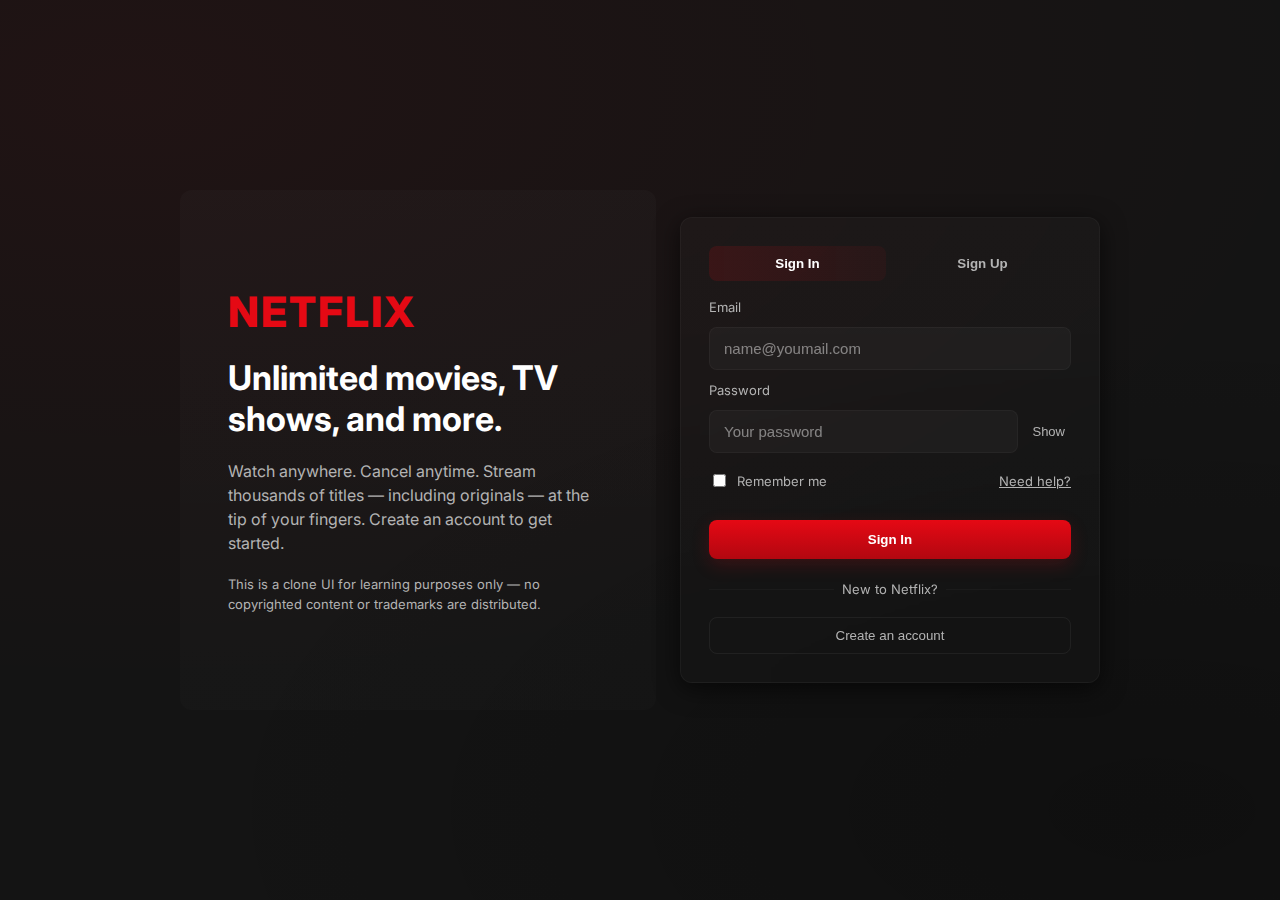
<file: signup.html>
<!doctype html>
<html lang="en">
<head>
  <meta charset="utf-8" />
  <meta name="viewport" content="width=device-width, initial-scale=1" />
  <title>Netflix Clone — Sign In / Sign Up</title>
  <link rel="preconnect" href="https://fonts.googleapis.com">
  <link href="https://fonts.googleapis.com/css2?family=Inter:wght@300;400;600;700&display=swap" rel="stylesheet">
  <style>
    :root{
      --bg:#141414;            /* Netflix dark background */
      --card:#1f1f1f;          /* slightly lighter card */
      --muted:#b3b3b3;
      --accent:#e50914;        /* Netflix red */
      --glass: rgba(255,255,255,0.03);
      --radius:12px;
      font-family: 'Inter', system-ui, -apple-system, 'Segoe UI', Roboto, 'Helvetica Neue', Arial;
    }
    *{box-sizing:border-box}
    html,body{height:100%;}
    body{
      margin:0;
      background: radial-gradient(1200px 600px at 10% 10%, rgba(229,9,20,0.06), transparent),
                  radial-gradient(1000px 500px at 90% 90%, rgba(0,0,0,0.25), transparent),
                  var(--bg);
      color:#fff;
      -webkit-font-smoothing:antialiased;
      -moz-osx-font-smoothing:grayscale;
      display:flex;
      align-items:center;
      justify-content:center;
      padding:32px;
    }

    /* Container */
    .auth-wrap{
      width:100%;
      max-width:920px;
      display:grid;
      grid-template-columns: 1fr 420px;
      gap:24px;
      align-items:center;
    }

    /* Left decorative panel */
    .hero{
      padding:48px;
      background: linear-gradient(180deg, rgba(255,255,255,0.02), rgba(255,255,255,0.01));
      border-radius:var(--radius);
      min-height:520px;
      display:flex;
      flex-direction:column;
      justify-content:center;
      gap:20px;
    }
    .logo{font-weight:800; font-size:42px; letter-spacing:2px; color:var(--accent)}
    .hero h1{margin:0;font-size:34px}
    .hero p{margin:0;color:var(--muted);line-height:1.5}

    /* Right card */
    .card{
      padding:28px;
      background: linear-gradient(180deg, rgba(255,255,255,0.02), rgba(255,255,255,0.01));
      border-radius:12px;
      backdrop-filter: blur(8px);
      box-shadow: 0 6px 24px rgba(0,0,0,0.6) ;
      border: 1px solid rgba(255,255,255,0.04);
    }

    .toggle{
      display:flex;
      gap:8px;
      background:transparent;
      margin-bottom:18px;
    }
    .toggle button{
      flex:1;
      padding:10px 12px;
      border-radius:8px;
      border:none;
      font-weight:600;
      cursor:pointer;
      background:transparent;
      color:var(--muted);
    }
    .toggle button.active{color:#fff; background: linear-gradient(90deg, rgba(229,9,20,0.14), rgba(229,9,20,0.06));}

    form{display:flex;flex-direction:column;gap:12px}
    label{font-size:13px;color:var(--muted)}
    input[type=text], input[type=email], input[type=password]{
      width:100%;
      padding:12px 14px;
      background:var(--glass);
      border:1px solid rgba(255,255,255,0.04);
      border-radius:8px;
      color:#fff;
      outline:none;
      font-size:15px;
    }
    input::placeholder{color: rgba(255,255,255,0.45)}

    .row{display:flex;gap:12px}
    .small{flex:1}

    .accent-btn{
      margin-top:6px;
      background: linear-gradient(180deg,var(--accent), #b20710);
      border:none;
      color:#fff;
      padding:12px 14px;
      border-radius:8px;
      font-weight:700;
      cursor:pointer;
      box-shadow: 0 6px 18px rgba(229,9,20,0.18);
    }

    .ghost{
      background:transparent;
      border:1px solid rgba(255,255,255,0.06);
      padding:10px 12px;
      border-radius:8px;
      color:var(--muted);
      cursor:pointer;
    }

    .help{font-size:13px;color:var(--muted)}
    .muted{color:var(--muted);font-size:13px}

    .actions{display:flex;justify-content:space-between;align-items:center;margin-top:6px}

    .error{color:#ff7b7b;font-size:13px}

    .password-toggle{background:transparent;border:none;color:var(--muted);cursor:pointer;font-size:13px}

    /* small screens */
    @media (max-width:880px){
      .auth-wrap{grid-template-columns:1fr;padding:0}
      .hero{order:2}
    }

    @media (max-width:420px){
      .hero{padding:28px}
      .card{padding:20px}
    }
  </style>
</head>
<body>
  <div class="auth-wrap">
    <div class="hero">
      <div class="logo">NETFLIX</div>
      <h1>Unlimited movies, TV shows, and more.</h1>
      <p>Watch anywhere. Cancel anytime. Stream thousands of titles — including originals — at the tip of your fingers. Create an account to get started.</p>
      <p class="muted">This is a clone UI for learning purposes only — no copyrighted content or trademarks are distributed.</p>
    </div>

    <div class="card" role="region" aria-label="Authentication card">
      <div class="toggle" role="tablist">
        <button id="btn-login" class="active" role="tab" aria-selected="true">Sign In</button>
        <button id="btn-signup" role="tab" aria-selected="false">Sign Up</button>
      </div>

      <!-- Sign In Form -->
      <form id="login-form" novalidate>
        <label for="login-email">Email</label>
        <input id="login-email" type="email" placeholder="name@youmail.com" required />

        <label for="login-password">Password</label>
        <div style="display:flex;gap:8px;align-items:center">
          <input id="login-password" type="password" placeholder="Your password" required />
          <button type="button" class="password-toggle" data-target="login-password">Show</button>
        </div>

        <div class="actions">
          <label style="display:flex;gap:8px;align-items:center"><input type="checkbox" id="remember" /> <span class="muted">Remember me</span></label>
          <a href="#" class="muted">Need help?</a>
        </div>

        <div id="login-error" class="error" aria-live="polite"></div>
        <button class="accent-btn" type="submit">Sign In</button>

        <div style="display:flex;gap:8px;align-items:center;margin-top:10px">
          <div style="flex:1;height:1px;background:rgba(255,255,255,0.03)"></div>
          <div class="muted">New to Netflix?</div>
          <div style="flex:1;height:1px;background:rgba(255,255,255,0.03)"></div>
        </div>

        <button id="goto-signup" type="button" class="ghost" style="width:100%;margin-top:8px">Create an account</button>
      </form>

      <!-- Sign Up Form -->
      <form id="signup-form" style="display:none" novalidate>
        <label for="signup-name">Full name</label>
        <input id="signup-name" type="text" placeholder="Your full name" required />

        <label for="signup-email">Email</label>
        <input id="signup-email" type="email" placeholder="name@youmail.com" required />

        <label for="signup-password">Password</label>
        <div style="display:flex;gap:8px;align-items:center">
          <input id="signup-password" type="password" placeholder="Create a password (min 6 chars)" required />
          <button type="button" class="password-toggle" data-target="signup-password">Show</button>
        </div>

        <div class="muted" style="font-size:13px">Passwords must be at least 6 characters.</div>
        <label style="display:flex;gap:8px;align-items:center;margin-top:8px"><input id="agree" type="checkbox" required /> <span class="muted">I agree to the Terms of Service.</span></label>

        <div id="signup-error" class="error" aria-live="polite"></div>
        <button class="accent-btn" type="submit">Create Account</button>

        <div class="muted" style="margin-top:8px">Already have an account? <button id="goto-login" type="button" class="ghost">Sign In</button></div>
      </form>

    </div>
  </div>

  <script>
    // Element refs
    const btnLogin = document.getElementById('btn-login');
    const btnSignup = document.getElementById('btn-signup');
    const loginForm = document.getElementById('login-form');
    const signupForm = document.getElementById('signup-form');
    const gotoSignup = document.getElementById('goto-signup');
    const gotoLogin = document.getElementById('goto-login');

    // Toggle logic
    function showLogin(){
      btnLogin.classList.add('active'); btnLogin.setAttribute('aria-selected','true');
      btnSignup.classList.remove('active'); btnSignup.setAttribute('aria-selected','false');
      loginForm.style.display = '';
      signupForm.style.display = 'none';
    }
    function showSignup(){
      btnSignup.classList.add('active'); btnSignup.setAttribute('aria-selected','true');
      btnLogin.classList.remove('active'); btnLogin.setAttribute('aria-selected','false');
      signupForm.style.display = '';
      loginForm.style.display = 'none';
    }
    btnLogin.addEventListener('click', showLogin);
    btnSignup.addEventListener('click', showSignup);
    gotoSignup.addEventListener('click', showSignup);
    gotoLogin.addEventListener('click', showLogin);

    // Password show/hide
    document.querySelectorAll('.password-toggle').forEach(btn=>{
      btn.addEventListener('click', ()=>{
        const target = document.getElementById(btn.dataset.target);
        if(!target) return;
        if(target.type === 'password'){
          target.type = 'text'; btn.textContent = 'Hide';
        } else { target.type = 'password'; btn.textContent = 'Show'; }
      });
    });

    // Simple client-side 'auth' simulation (for demo only)
    const fakeDB = { users: [] };

    function validateEmail(v){
      return /^[^\s@]+@[^\s@]+\.[^\s@]+$/.test(v);
    }

    loginForm.addEventListener('submit', (e)=>{
      e.preventDefault();
      const email = document.getElementById('login-email').value.trim();
      const password = document.getElementById('login-password').value;
      const err = document.getElementById('login-error'); err.textContent = '';
      if(!validateEmail(email)){ err.textContent = 'Please enter a valid email.'; return; }
      if(password.length < 6){ err.textContent = 'Password must be at least 6 characters.'; return; }
      const found = fakeDB.users.find(u => u.email === email && u.password === password);
      if(!found){ err.textContent = 'Invalid email or password (demo DB).'; return; }
      // success
      err.style.color = '#9ff2b0'; err.textContent = 'Signed in successfully (demo). Redirecting...';
      setTimeout(()=>{ alert('Pretend we redirected to the app.'); err.textContent=''; err.style.color=''; },700);
    });

    signupForm.addEventListener('submit', (e)=>{
      e.preventDefault();
      const name = document.getElementById('signup-name').value.trim();
      const email = document.getElementById('signup-email').value.trim();
      const password = document.getElementById('signup-password').value;
      const agree = document.getElementById('agree').checked;
      const err = document.getElementById('signup-error'); err.textContent='';
      if(name.length < 2){ err.textContent = 'Please enter your name.'; return; }
      if(!validateEmail(email)){ err.textContent = 'Please enter a valid email.'; return; }
      if(password.length < 6){ err.textContent = 'Password must be at least 6 characters.'; return; }
      if(!agree){ err.textContent = 'You must agree to the Terms of Service.'; return; }
      if(fakeDB.users.find(u=>u.email===email)){ err.textContent = 'An account with this email already exists.'; return; }

      // create user in fake DB
      fakeDB.users.push({name, email, password});
      err.style.color = '#9ff2b0'; err.textContent = 'Account created (demo). You can now sign in.';
      setTimeout(()=>{ err.textContent=''; err.style.color=''; showLogin(); },900);
    });

    // Accessibility: keyboard toggle using arrow keys
    document.querySelectorAll('.toggle button').forEach((el)=>{
      el.addEventListener('keydown', (e)=>{
        if(e.key === 'ArrowRight' || e.key === 'ArrowLeft'){
          e.preventDefault();
          if(el === btnLogin) showSignup(); else showLogin();
        }
      });
    });
  </script>
</body>
</html>
</file>
